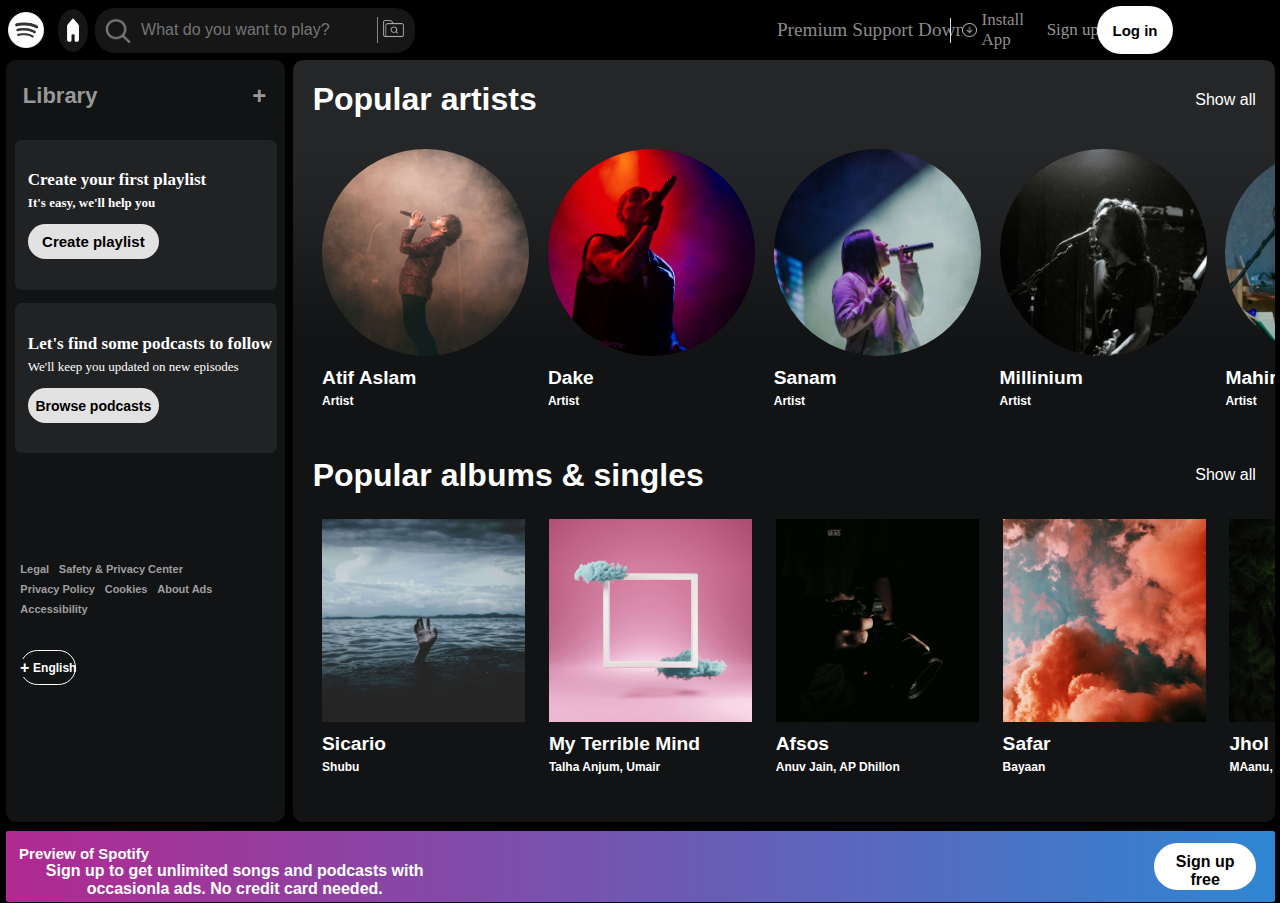
<file: Spotify-clone-project/index.html>
<!DOCTYPE html>
<html lang="en">
  <head>
    <meta charset="UTF-8" />
    <meta name="viewport" content="width=device-width,initial-scale=1" />
    <title>Spotify</title>
    <link rel="stylesheet" href="index.css" />
    <link rel=icon type=image/png href=images/favicon.png>
  </head>
  <body>
    <header>
      <div class="main-logo"><img src=images/spotify-logo.png alt=Spotify></div>
      <div class="container">
        <div class="item item1">
          <div class="home"><img src=images/home-logo.png alt=Home></div>
          <div class="search">
            <img class=search-logo src=images/search-logo.png alt=Search>
            <div class="input-items">
              <input
                class="placeholder"
                type="search"
                placeholder="What do you want to play?"
              />
              <p class="input-item-hover1">Ctrl</p>
              <p class="input-item-hover2">K</p>
            </div>
            <div class="bar bar1"></div>
            <img class=browse-logo src=images/browse-logo.png alt=Browse>
          </div>
        </div>
        <div class="item item2">
          <div class="element1">
            <p>Premium</p>
            <p>Support</p>
            <p>Download</p>
          </div>
          <div class="bar bar2"></div>
          <div class="element2">
            <div class="installapp">
              <img src=images/download-button.png alt="">
              <p>Install App</p>
            </div>
            <p>Sign up</p>
            <button class="login"><p>Log in</p></button>
          </div>
        </div>
      </div>
    </header>
    <div class="main-container">
      <div class="container-left">
        <header>
          <p class="text">Library</p>
          <p class="add">+</p>
        </header>
        <div class="create-playlist">
          <h1>Create your first playlist</h1>
          <p>It's easy, we'll help you</p>
          <button class="create_playlist">Create playlist</button>
        </div>
        <div class="browse-podcasts">
          <h1>Let's find some podcasts to follow</h1>
          <p>We'll keep you updated on new episodes</p>
          <button class="browse_podcasts">Browse podcasts</button>
        </div>
        <footer>
          <p>Legal</p>
          <p>Safety & Privacy Center</p>
          <p>Privacy Policy</p>
          <p>Cookies</p>
          <p>About Ads</p>
          <p>Accessibility</p>
        </footer>
        <button class="language">
          <p>+</p>
          English
        </button>
      </div>
      <iframe
        class="iframe-container-right"
        src="iframe.html"
        style="width: 100%; height: 762px"
        frameborder="1"
      ></iframe>
      <div class="sign-up">
        <div class="text">
          <p class="text1">Preview of Spotify</p>
          <p class="text2">
            Sign up to get unlimited songs and podcasts with occasionla ads. No
            credit card needed.
          </p>
        </div>
        <button class="sign_up">Sign up free</button>
      </div>
    </div>
  </body>
</html>
</file>
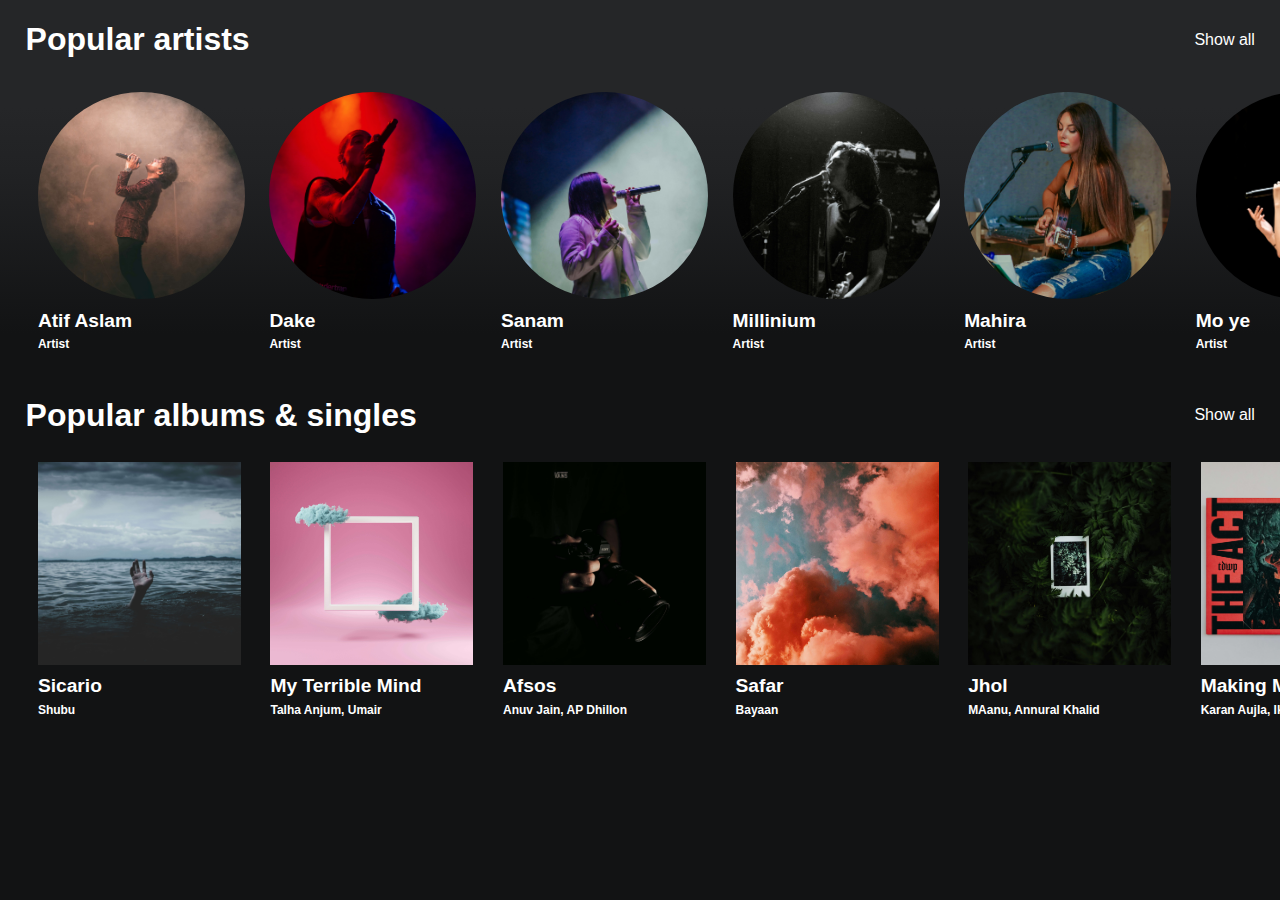
<file: Spotify-clone-project/iframe.html>
<!DOCTYPE html>
<html lang="en">
  <head>
    <meta charset="UTF-8" />
    <meta name="viewport" content="width=device-width,initial-scale=1" />
    <title>Document</title>
    <link rel="stylesheet" href="iframe.css" />
  </head>
  <body>
    <div class="container-right">
      <div class="popular-artists">
        <div class="heading">
          <h1>Popular artists</h1>
          <p>Show all</p>
        </div>
        <div class="artists">
          <div class="artist">
            <img src=users/singer1.jpg alt=Artist>
            <h2>Atif Aslam</h2>
            <p>Artist</p>
          </div>
          <div class="artist">
            <img src=users/singer2.jpg alt=Artist>
            <h2>Dake</h2>
            <p>Artist</p>
          </div>
          <div class="artist">
            <img src=users/singer3.jpg alt=Artist>
            <h2>Sanam</h2>
            <p>Artist</p>
          </div>
          <div class="artist">
            <img src=users/singer4.jpg alt=Artist>
            <h2>Millinium</h2>
            <p>Artist</p>
          </div>
          <div class="artist">
            <img src=users/singer5.jpg alt=Artist>
            <h2>Mahira</h2>
            <p>Artist</p>
          </div>
          <div class="artist">
            <img src=users/singer6.jpg alt=Artist>
            <h2>Mo ye</h2>
            <p>Artist</p>
          </div>
        </div>
      </div>
      <div class="popular-albums">
        <div class="heading">
          <h1>Popular albums & singles</h1>
          <p>Show all</p>
        </div>
        <div class="albums">
          <div class="album">
            <img src=users/album1.jpg alt=Album>
            <h2>Sicario</h2>
            <p>Shubu</p>
          </div>
          <div class="album">
            <img src=users/album2.jpg alt=Album>
            <h2>My Terrible Mind</h2>
            <p>Talha Anjum, Umair</p>
          </div>
          <div class="album">
            <img src=users/album3.jpg alt=Album>
            <h2>Afsos</h2>
            <p>Anuv Jain, AP Dhillon</p>
          </div>
          <div class="album">
            <img src=users/album4.jpg alt=Album>
            <h2>Safar</h2>
            <p>Bayaan</p>
          </div>
          <div class="album">
            <img src=users/album5.jpg alt=Album>
            <h2>Jhol</h2>
            <p>MAanu, Annural Khalid</p>
          </div>
          <div class="album">
            <img src=users/album6.jpg alt=Album>
            <h2>Making Memories</h2>
            <p>Karan Aujla, Ikky</p>
          </div>
        </div>
      </div>
    </div>
  </body>
</html>
</file>
<file: Spotify-clone-project/index.css>
* {
  margin: 0;
  padding: 0;
  background-color: black;
  box-sizing: border-box;
  color: white;
}
header {
  display: flex;
  width: 100%;
  height: 60px;
}
.main-logo {
  width: 3%;
  margin-left: 0.5%;
  display: flex;
  justify-content: center;
  align-items: center;
}
.main-logo > img {
  height: 60%;
}
.container {
  width: 88%;
  display: flex;
  justify-content: space-between;
  align-items: center;
}
.item1 {
  display: flex;
  width: 33%;
  height: 60px;
  justify-content: center;
  align-items: center;
  gap: 2%;
}
.home {
  margin-left: 3%;
  border-radius: 50%;
  width: 8%;
  height: 43px;
  background-color: rgb(22, 22, 22);
  display: flex;
  justify-content: center;
  align-items: center;
}
.home > img {
  background-color: rgb(22, 22, 22);
  width: 40%;
  height: 54%;
}
.search {
  background-color: rgb(22, 22, 22);
  display: flex;
  justify-content: flex-start;
  align-items: center;
  width: 86%;
  padding: 0.5px;
  height: 45px;
  border-radius: 20px;
  box-sizing: border-box;
}

.search > .search-logo {
  background-color: rgb(22, 22, 22);
  margin-left: 2%;
  height: 70%;
}

.search > .input-items {
  display: flex;
  justify-content: flex-start;
  align-items: center;
  background-color: rgb(22, 22, 22);
  border-top-right-radius: 25px;
  border-bottom-right-radius: 25px;
  width: 100%;
  overflow: hidden;
  height: 100%;
}

.placeholder {
  background-color: rgb(22, 22, 22);
  width: 100%;
  margin-left: 3%;
  height: 100%;
  font-size: 16px;
  color: rgb(255, 255, 255);
  outline: none;
  border: 0;
}
.placeholder::placeholder {
  opacity: 1;
}

.input-item-hover1 {
  display: none;
}

.input-item-hover2 {
  display: none;
}

.input-items:hover > .input-item-hover1 {
  font-size: 20px;
  background-color: rgb(22, 22, 22);
  color: rgb(182, 180, 180);
  border: 0.5px solid rgb(155, 154, 154);
  border-radius: 5px;
  width: 10%;
  height: 29px;
  margin-left: -52%;
  display: flex;
  justify-content: center;
  align-items: center;
}

.input-items:hover > .input-item-hover2 {
  font-size: larger;
  background-color: rgb(22, 22, 22);
  color: rgb(182, 180, 180);
  border: 0.5px solid rgb(155, 154, 154);
  border-radius: 5px;
  width: 6%;
  height: 27px;
  margin-left: 1%;
  display: flex;
  justify-content: center;
  align-items: center;
}

.search > .bar1 {
  content: " ";
  width: 10px;
  height: 26px;
  position: absolute;
  margin-left: 22%;
  display: block;
  background-color: rgb(22, 22, 22);
  border-left: 1.5px solid rgb(134, 134, 134);
}

.search > .browse-logo {
  width: 1.6%;
  margin-left: 22.5%;
  position: absolute;
  background-color: rgb(22, 22, 22);
}

.search:hover,
.search:hover .search-logo,
.search:hover .input-items,
.search:hover .placeholder,
.search:hover .bar1,
.search:hover .browse-logo {
  background-color: rgb(40, 40, 40);
}
.search:hover .input-item-hover1,
.search:hover .input-item-hover2 {
  background-color: rgb(40, 40, 40);
}

.search:focus-within,
.search:focus-within .search-logo,
.search:focus-within .input-items,
.search:focus-within .placeholder,
.search:focus-within .bar1,
.search:focus-within .browse-logo {
  padding: 0;
  background-color: rgb(40, 40, 40);
}
.search:focus-within {
  padding: 0;
  border: 0.5px solid rgb(254, 254, 254);
}

.container > .item2 {
  display: flex;
  justify-content: space-between;
  align-items: center;
  box-sizing: border-box;
  width: 35%;
}
.item2 > .element1 {
  box-sizing: border-box;
  font-size: larger;
  display: flex;
  justify-content: space-between;
  align-items: center;
  gap: 5px;
  width: 42%;
}
.element1 > p {
  color: rgb(139, 139, 140);
}
.item2 > .bar2 {
  height: 25px;
  border-left: 0.5px solid rgb(226, 224, 224);
}
.item2 > .element2 {
  display: flex;
  justify-content: flex-start;
  align-items: center;
  gap: 5px;
  width: 53%;
  margin-left: 1%;
}
.element2 > .installapp {
  display: flex;
  align-items: center;
  width: 38%;
  gap: 5px;
}
.installapp > img {
  width: 18%;
}
.installapp > p {
  font-size: 17px;
  color: rgb(142, 142, 143);
}
.element2 > p {
  color: rgb(150, 150, 151);
  font-size: 17px;
}
.element2 > .login {
  display: flex;
  justify-content: center;
  align-items: center;
  position: absolute;
  margin-left: 10.5%;
  width: 6%;
  height: 48px;
  border-radius: 25px;
  border: none;
  background-color: white;
}
.login > p {
  color: black;
  background-color: white;
  font-size: 15px;
  stroke: black;
  font-weight: 700;
  font-family: "Segoe UI", Tahoma, Geneva, Verdana, sans-serif;
}
.element1:hover > p:hover,
.element2:hover > p:hover {
  font-weight: 600;
  font-size: 19px;
  color: white;
}
.installapp:hover {
  transform: scale(1.04);
  transition: transform 0.15s ease-in-out;
  color: white;
  & p:hover {
    font-weight: 600;
    color: white;
  }
  & img:hover {
    width: 19%;
  }
}

.login:hover {
  transform: scale(1.04);
  transition: transform 0.1s ease-in-out;
  transform: translateY(-1px);
}

.main-container {
  box-sizing: border-box;
  width: 100%;
  margin-top: -0.5%;
  padding: 0.5%;
  display: grid;
  grid-template-columns: 22% 77.5%;
  grid-template-rows: 762px 75px;
  gap: 0.6%;
}
.container-left {
  box-sizing: border-box;
  background-color: rgb(18, 19, 20);
  border-radius: 10px;
  width: 100%;
  height: 762px;
  display: flex;
  flex-direction: column;
}
.container-left > header {
  width: 100%;
  background-color: rgb(18, 19, 20);
  box-sizing: border-box;
  border-radius: 5px;
  margin-top: 2%;
  padding: 1%;
  display: flex;
  justify-content: space-between;
  align-items: center;
  font-size: 22px;
  font-family: "Segoe UI", Tahoma, Geneva, Verdana, sans-serif;
  font-weight: 600;
}
.container-left > header > .text {
  margin-left: 5%;
  width: 26%;
  background-color: rgb(18, 19, 20);
  color: rgb(152, 152, 152);
}
.container-left > header > .add {
  margin-right: 5%;
  width: 6%;
  font-size: x-large;
  background-color: rgb(18, 19, 20);
  color: rgb(152, 152, 152);
}
.container-left > .create-playlist {
  display: flex;
  flex-flow: column;
  justify-content: center;
  border-radius: 7px;
  background-color: rgb(33, 34, 36);
  margin-top: 5%;
  width: 94%;
  height: 150px;
  margin-left: 3%;
}
.create-playlist > h1 {
  margin-left: 5%;
  font-size: 17px;
  background-color: rgb(33, 34, 36);
}
.create-playlist > p {
  margin-left: 5%;
  font-weight: 600;
  margin-top: 2%;
  font-size: 13px;
  background-color: rgb(33, 34, 36);
}
.create-playlist > .create_playlist {
  display: flex;
  align-items: center;
  justify-content: center;
  margin-top: 5%;
  margin-left: 5%;
  background-color: rgb(227, 226, 226);
  border-radius: 25px;
  border: none;
  color: black;
  width: 50%;
  height: 35px;
  font-size: 15px;
  font-weight: 600;
}
.container-left > .browse-podcasts {
  display: flex;
  flex-flow: column;
  justify-content: center;
  border-radius: 7px;
  background-color: rgb(33, 34, 36);
  margin-top: 5%;
  width: 94%;
  height: 150px;
  margin-left: 3%;
}
.browse-podcasts > h1 {
  margin-left: 5%;
  font-size: 17px;
  background-color: rgb(33, 34, 36);
}
.browse-podcasts > p {
  margin-left: 5%;
  margin-top: 2%;
  font-size: 13px;
  background-color: rgb(33, 34, 36);
}
.browse-podcasts > .browse_podcasts {
  display: flex;
  align-items: center;
  justify-content: center;
  margin-top: 5%;
  margin-left: 5%;
  background-color: rgb(227, 226, 226);
  border-radius: 25px;
  border: none;
  color: black;
  width: 50%;
  height: 35px;
  font-size: 14px;
  font-weight: 600;
}
footer {
  margin-top: 38%;
  margin-left: 5%;
  width: 70%;
  gap: 5%;
  height: 60px;
  font-size: 11px;
  display: flex;
  align-items: center;
  flex-flow: wrap;
  background-color: rgb(18, 19, 20);
}
footer > p {
  background-color: rgb(18, 19, 20);
  color: rgb(159, 159, 159);
  font-weight: 600;
  font-family: "Segoe UI", Tahoma, Geneva, Verdana, sans-serif;
}
.language {
  background-color: rgb(18, 19, 20);
  border-radius: 25px;
  border: none;
  border: 0.1px solid white;
  display: flex;
  align-items: center;
  justify-content: center;
  margin-top: 11%;
  margin-left: 5%;
  width: 20%;
  height: 35px;
  gap: 7%;
  font-family: Verdana, Geneva, Tahoma, sans-serif;
  font-size: 12px;
  font-weight: 600;
}
.language > p {
  background-color: rgb(18, 19, 20);
  font-size: medium;
}

.sign-up {
  grid-area: 2 / 1 / 3 / 3;
  background-color: #4c4d4c;
  color: white;
  text-align: center;
  font-family: Arial, sans-serif;
  border-radius: 2px;
  display: flex;
  justify-content: space-between;
  align-items: center;
  margin-top: 0.3%;
  background: linear-gradient(to right, rgb(177, 41, 145), rgb(47, 134, 211));
}
.sign-up > .text {
  margin-left: 1%;
  height: 60%;
  width: 34%;
  display: flex;
  flex-wrap: wrap;
  align-items: center;
  font-family: "Segoe UI", Tahoma, Geneva, Verdana, sans-serif;
  font-weight: 600;
  background-color: rgba(240, 248, 255, 0);
}

.text > .text1 {
  font-size: 15px;
  background-color: rgba(240, 248, 255, 0);
}
.text > .text2 {
  font-size: 16px;
  background-color: rgba(240, 248, 255, 0);
}

.sign-up .sign_up {
  background-color: white;
  color: black;
  border: none;
  margin-right: 1.5%;
  height: 65%;
  width: 8%;
  border-radius: 25px;
  padding: 10px 20px;
  font-size: 16px;
  font-weight: bold;
  cursor: pointer;
}

.iframe-container-right {
  border: none;
  border-radius: 10px;
  overflow-x: hidden;
}
</file>
<file: Spotify-clone-project/iframe.css>
body {
  margin: 0%;
  padding: 0%;
  box-sizing: border-box;
  background: linear-gradient(
    to bottom,
    rgb(37, 38, 40) 12%,
    rgb(33, 34, 36) 19%,
    rgb(18, 19, 20) 37%
  );
  height: 100vh;
  color: white;
}
.container-right {
  width: 100%;
  display: flex;
  justify-content: center;
  flex-flow: column;
  gap: 5%;
}

.container-right > .popular-artists {
  margin-left: 2%;
  height: 380px;
  display: block;
}
.popular-artists > .heading {
  width: 98%;
  display: flex;
  justify-content: space-between;
  align-items: center;
  font-family: "Segoe UI", Tahoma, Geneva, Verdana, sans-serif;
}

.popular-artists > .artists {
  display: flex;
  width: 98%;
}

.artist {
  padding: 1%;
  display: grid;
  grid-template-columns: auto;
  transition: background-color 0.3s ease-in-out;
  cursor: pointer;
  position: relative;
}
.artist > p,
.artist > h2 {
  width: 80%;
  display: flex;
  font-family: "Segoe UI", Tahoma, Geneva, Verdana, sans-serif;
}
.artist > h2 {
  margin-top: 5%;
  font-size: larger;
  font-weight: 600;
}
.artist > p {
  margin-top: -5%;
  font-size: 12px;
  font-weight: 600;
}
.artist::after {
  background-image: url(images/play-button.png);
  background-repeat: no-repeat;
  background-position: center;
  content: " ";
  width: 50px;
  height: 50px;
  margin-top: 70%;
  margin-left: 70%;
  border-radius: 50px;
  background-color: green;
  position: absolute;
  z-index: 5;
  opacity: 0;
  transform: scale(0.5);
  transform: translateY(10px);
  transition: opacity 0.1s ease-in-out, transform 0.3s ease-in-out; /* Smooth animation */
}

.artist:hover::after {
  opacity: 1;
  transform: scale(1);
  transform: translateY(0);
}
.artist:hover {
  background-color: rgb(37, 38, 40);
  border-radius: 10px;
}
.artist > img {
  width: 207px;
  height: 207px;
  object-fit: cover;
  border-radius: 50%;
}

.container-right > .popular-albums {
  margin-left: 2%;
  height: 380px;
  display: block;
}
.popular-albums > .heading {
  width: 98%;
  height: 70px;
  display: flex;
  justify-content: space-between;
  align-items: center;
  font-family: "Segoe UI", Tahoma, Geneva, Verdana, sans-serif;
}

.popular-albums > .albums {
  display: flex;
  width: 98%;
  gap: 5px;
}
.album {
  padding: 1%;
  display: grid;
  grid-template-columns: auto;
  transition: background-color 0.3s ease-in-out;
  cursor: pointer;
  position: relative;
}
.album > p,
.album > h2 {
  width: 80%;
  display: flex;
  font-family: "Segoe UI", Tahoma, Geneva, Verdana, sans-serif;
}
.album > h2 {
  margin-top: 5%;
  font-size: larger;
  font-weight: 600;
}
.album > p {
  margin-top: -5%;
  font-size: 12px;
  font-weight: 600;
}
.album::after {
  background-image: url(images/play-button.png);
  background-repeat: no-repeat;
  background-position: center;
  content: " ";
  width: 50px;
  height: 50px;
  margin-top: 70%;
  margin-left: 70%;
  border-radius: 50px;
  background-color: green;
  position: absolute;
  z-index: 5;
  opacity: 0;
  transform: scale(0.5);
  transform: translateY(10px);
  transition: opacity 0.1s ease-in-out, transform 0.3s ease-in-out; /* Smooth animation */
}

.album:hover::after {
  opacity: 1;
  transform: scale(1);
  transform: translateY(0);
}
.album:hover {
  background-color: rgb(37, 38, 40);
  border-radius: 10px;
}
.album > img {
  width: 203px;
  height: 203px;
  object-fit: cover;
}
</file>
